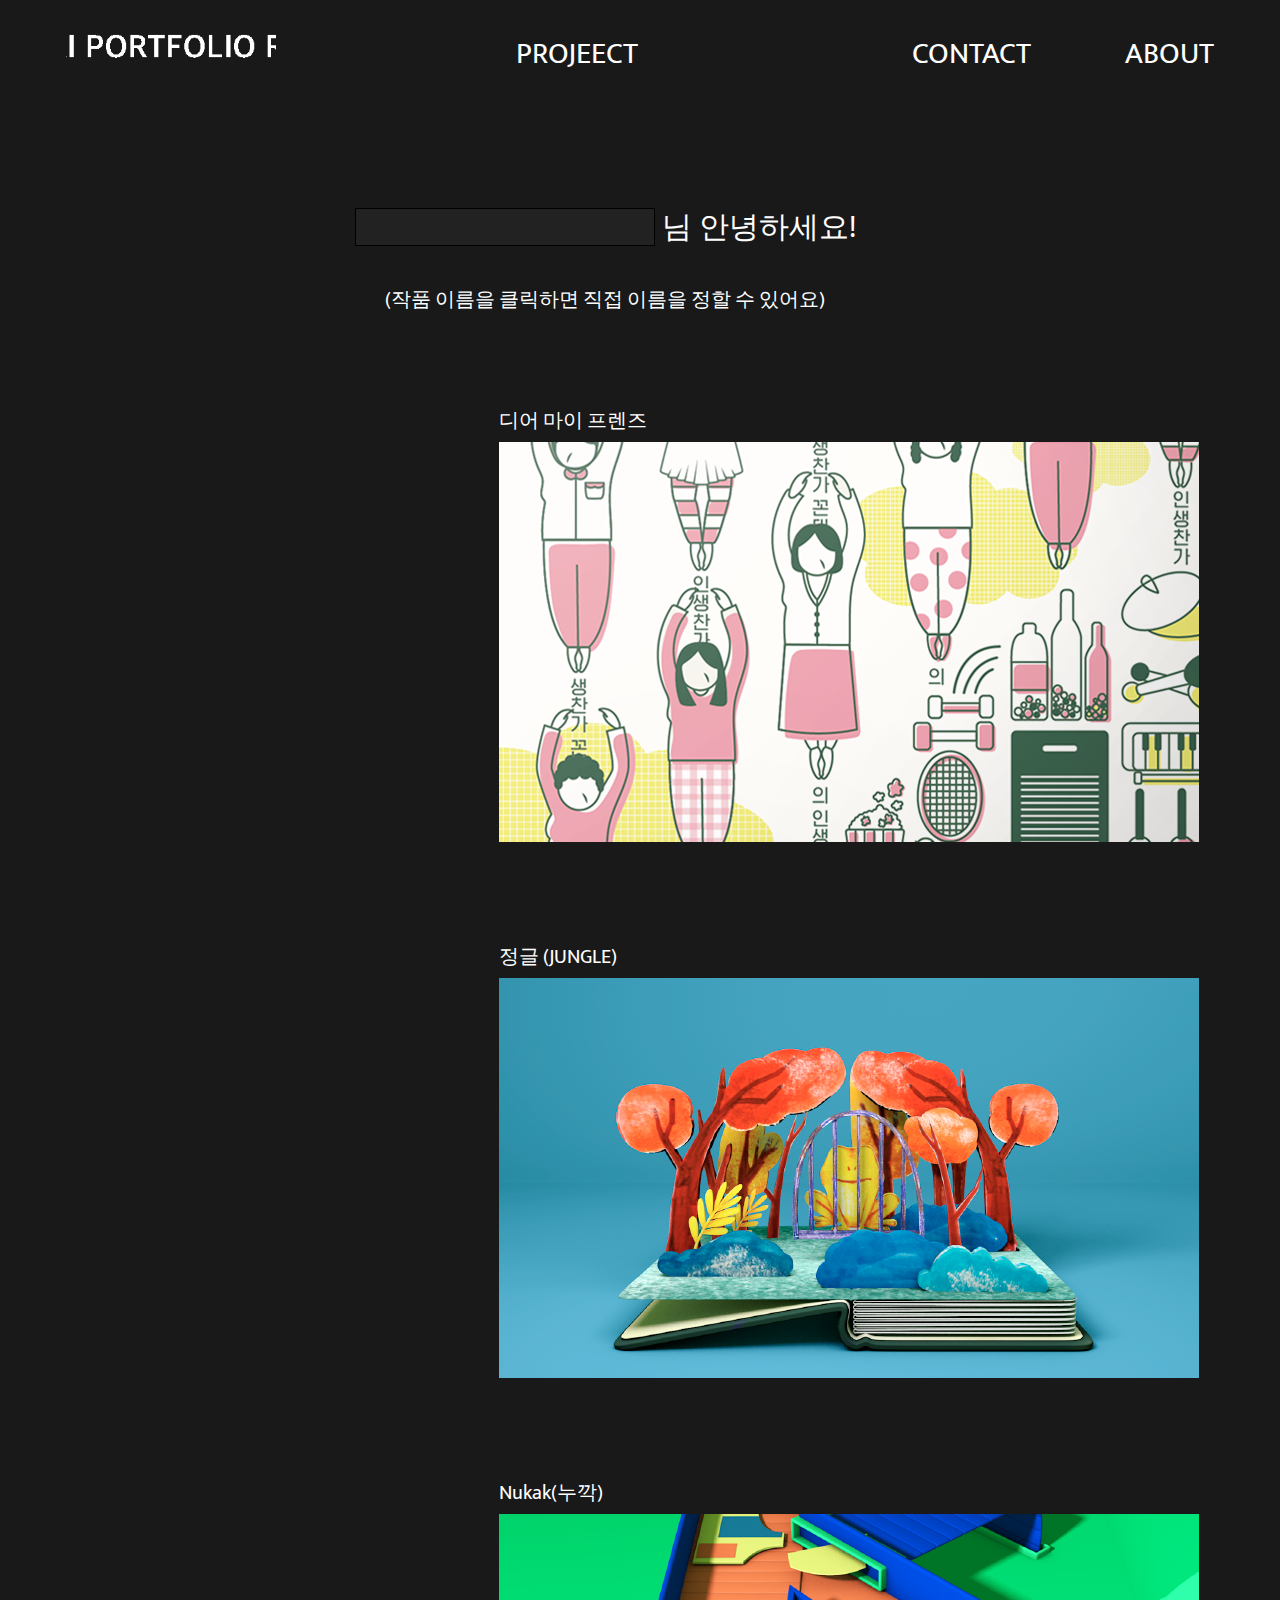
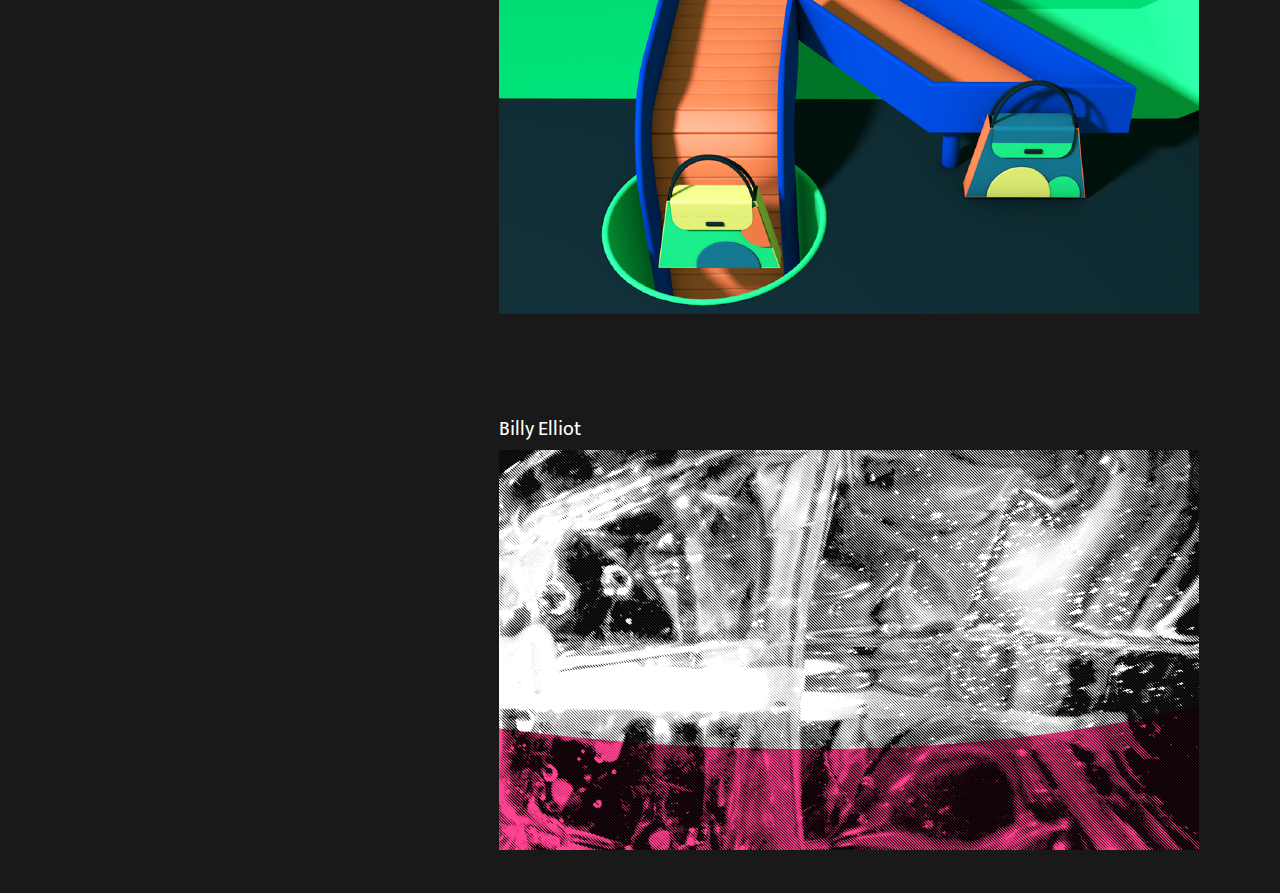
<file: html/index.html>
<!DOCTYPE HTML>
<html>
<head>
  <meta charset="UTF-8">
  <title>리원 포트폴리오</title>

<link rel="stylesheet" type="text/css" href="index.css" />
<script type="text/javascript">

function name(a){
  var name=prompt("작품에 어울리는 이름을 정해주세요.");
  if(a=='first'){
    document.getElementById('first').innerText=name;
  }
  else if(a=='second'){
    document.getElementById('second').innerText=name;
  }
  else if(a='third'){
    document.getElementById('third').innerText=name;
  }
  else if(a='fourth'){
    document.getElementById('fourth').innerText=name;
  }
}
</script>
</head>
<body>
  <header>
    <span>
    <a href="index.html"><img src="logo.gif" width="210" height="70" alt="" class="ststic"></a>
</span>

  <nav>
    <span><a href="page-project.html">PROJEECT</a></span>
    <span></span><span></span>
    <span><a href="page-contact.html">CONTACT</a></span>
    <span><a href="page-about.html">ABOUT</a></span>
  </nav>
</header>
<main>
    <center>
  <form action="">
  <p><input id="username" value="" type="text" value=""> 님 안녕하세요!</p>
  <p class="small">(작품 이름을 클릭하면 직접 이름을 정할 수 있어요)</p>
</form>
<br>
<script type="text/javascript">
  var dom=document.getElementById("username");
  var username=prompt("당신의 이름을 알려주세요.","");
  dom.value=username;
</script><br>

  <table>
    <tr>
      <td>
  <div class="small" onclick="name('first');" id="first">디어 마이 프렌즈</div>
</td>
  </tr>

      <tr>
        <td>
  <a href="./project-list/page-project1.html"><div class="hoverEffect">
      <img src="./img/1.png" alt="Dear My Freinds" class="image">
      <div class="txt"><h3><u>디어 마이 프렌즈</u></h3>
        <p>제작시기: 2018년<br> 2D 포스터 디자인<br><br>jtbc 드라마, ‘디어 마이 프렌즈’ 포스터의<br>
          리디자인이다. ‘꼰대들의 유쾌한 인생 찬가’를<br>작품의 주제 문장으로 설정하여 주인공들의<br>
          밝고 명랑한 분위기를 표현했다.</p>
        </div></a>
      </div>
    </td>
  </tr>

    <tr>
      <td>
  <br><br>
  <div class="small" onclick="name('second');" id="second">정글 (JUNGLE)</a>
  </td>
  </tr>

  <tr>
    <td>
  <div><a href="./project-list/page-project2.html"><div class="hoverEffect">
  <img src="./img/2.png" alt="jungle" class="image">
  <div class="txt">
    <h3><u>정글</u></h3>
        <p>제작시기: 2018년<br>
        3D 입체 애니메이션 (C4D)<br><br>
        ‘정글 속 개구리가 안식처에서 새로운 <br>
        세상을 찾아 나간다’라는 동화 이야기를 <br>
        입체적인 3d 디자인을 활용하여 표현했다</p></div>
      </div></a>
    </div>
</td>
</tr>

<tr>
  <td>
  <br><br>
  <div class="small" onclick="name('third');" id='third'>Nukak(누깍)</a></div>
</td>
</tr>

<tr>
  <td>
  <div><a href="./project-list/page-project3.html"><div class="hoverEffect">
  <img src="./img/3.png" alt="jungle" class="image">
  <div class="txt"><h3><u>누깍</u></h3>
    <p>제작시기: 2018년<br>
    3D 입체 애니메이션 (C4D)<br><br>
    업사이클링 브랜드 ‘Nukkak (누깍)’의 <br>
    브랜드 이미지에 맞도록 제품을 생산하는 <br>
    과정을 단순하게 압축하여 표현했다.</p></div>
</div></a></div>
</td>
</tr>

<tr>
  <td>
<br><br>
<div class="small" id="name('fourth');" id='fourth'>Billy Elliot</a></div>
</td>
</tr>
<tr>
  <td>
<div><a href="./project-list/page-project4.html"><div class="hoverEffect">
<img src="./img/4.png" alt="Billy" class="image">
<div class="txt"><h3><u>Billy Elliot</u></h3>
  <p>제작시기: 2018년<br>
    2D 포스터 디자인<br><br>
영화 ‘빌리 엘리어트’의 포스터 리디자인이다. <br>분무기라는 오브젝트를 이용하여 자유롭고 <br>창조적인 주인공의
모습을 표현하고자 했다. <br>배경의 문장들을 통해 위기를 극복해 나가는 <br>주인공의 태도를 엿볼 수 있다. </p></div>
</div></a></div>
</td>
</tr>
</table>
</center>
</main>

</body>
</html>
</file>
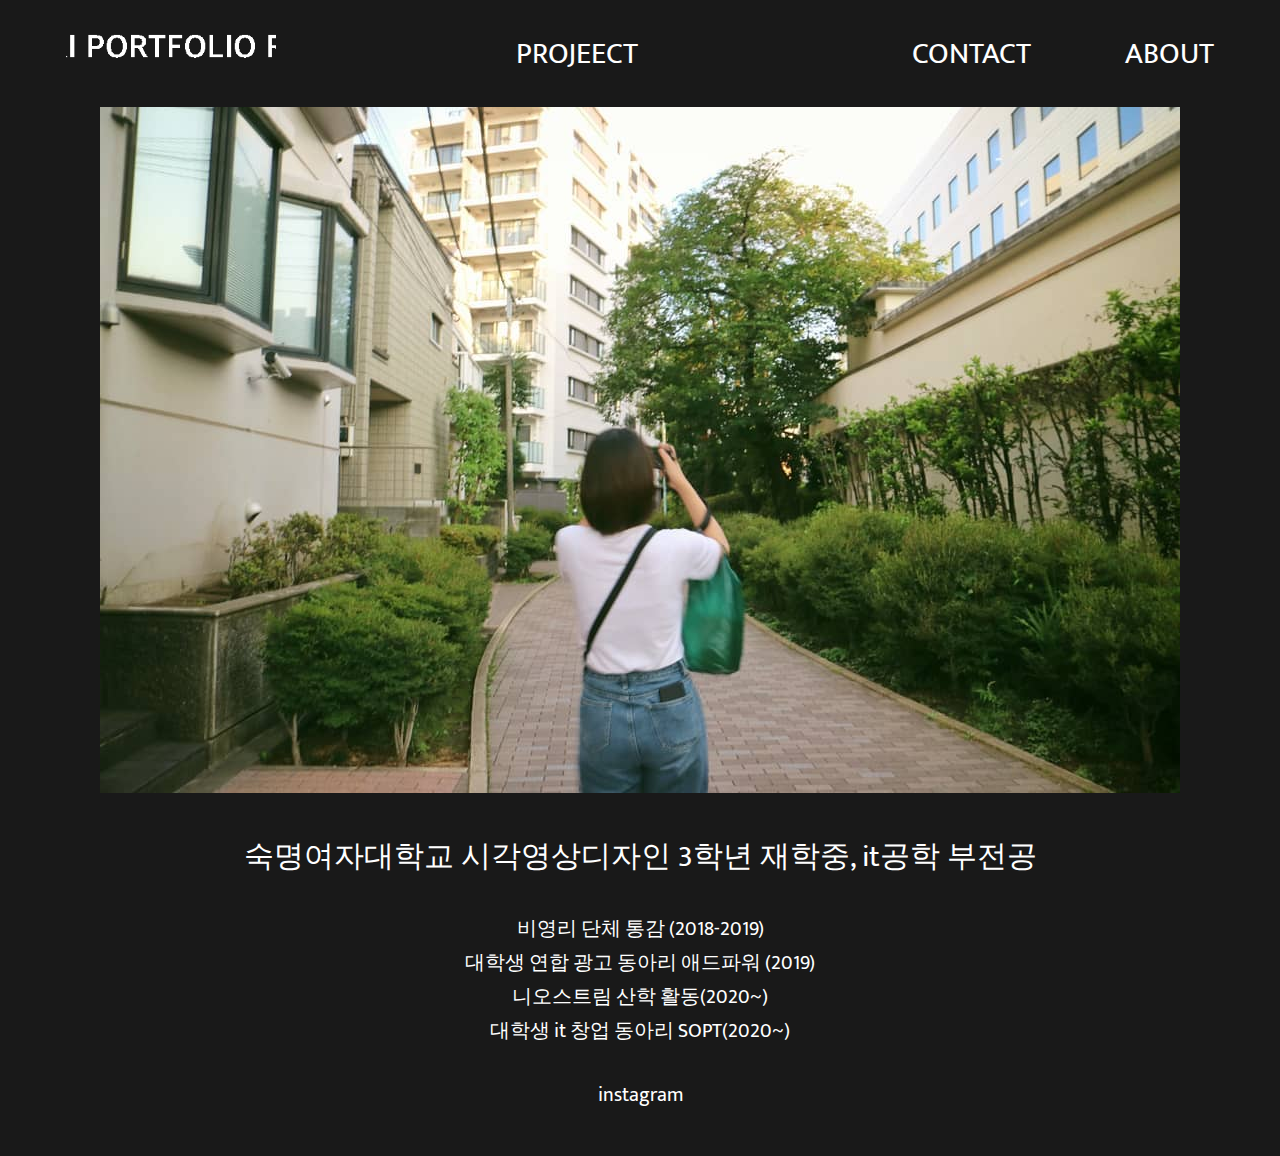
<file: html/page-about.html>
<!DOCTYPE HTML>
<html>
<head>
  <meta charset="UTF-8">
  <title>about</title>
<link rel="stylesheet" type="text/css" href="index.css" />
</head>
<body>
  <header>
    <span>
    <a href="index.html"><img src="logo.gif" width="210" height="70" alt="" class="ststic"></a>
</span>

  <nav>
    <span><a href="page-project.html">PROJEECT</a></span>
    <span></span><span></span>
    <span><a href="page-contact.html">CONTACT</a></span>
    <span><a href="page-about.html">ABOUT</a></span>
  </nav>
</header>

  <center>
<img src= "img/profile.jpeg" alt="" class="image">
<p>숙명여자대학교 시각영상디자인 3학년 재학중, it공학 부전공</p>

<p class="small">비영리 단체 통감 (2018-2019)<br>
         대학생 연합 광고 동아리 애드파워 (2019)<br>
         니오스트림 산학 활동(2020~)<br>
         대학생 it 창업 동아리 SOPT(2020~)</p>
<div class="footer">
      <adress>
      <a href="https://www.instagram.com/0nriw/">instagram</a>
      </adress>
      </div>
    </center>

</body>
</html>
</file>
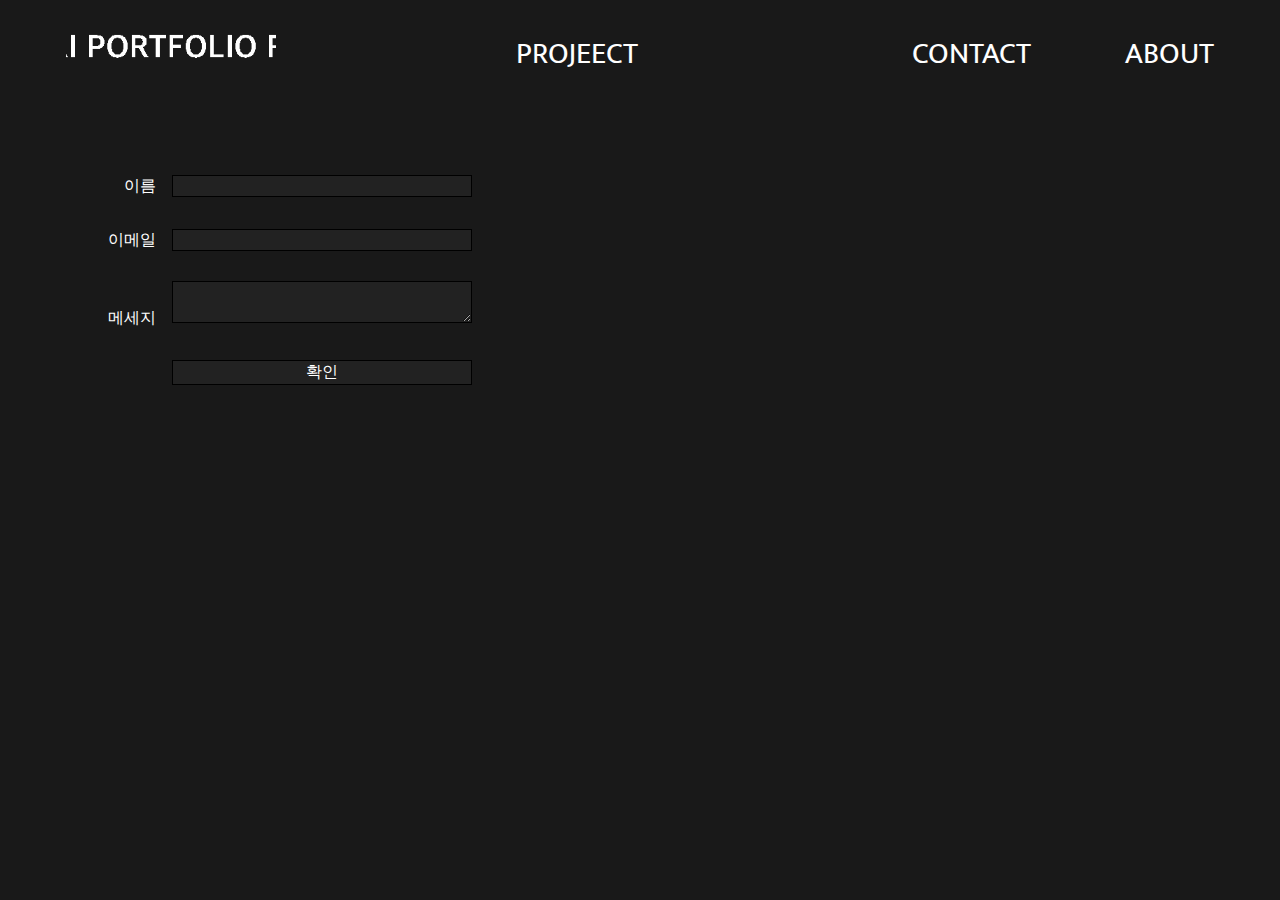
<file: html/page-contact.html>
<!DOCTYPE HTML>
<html>
<head>
  <meta charset="UTF-8">
  <title>contact</title>
  <link rel="stylesheet" type="text/css" href="index.css" />

  <script type="text/javascript">
  function contact(){
      var loginForm  = document.loginForm ;
      var userId = loginForm .userId.value;
      var mail = loginForm .mail.value;

      if(!userId || !mail){
          alert("정보를 모두 입력해주세요.")
      }
      else{
          contactForm.submit();
      }
  }
  </script>

</head>
<body>

  <header>
    <span>
    <a href="index.html"><img src="logo.gif" width="210" height="70" alt="" class="ststic"></a>
</span>

  <nav>
    <span><a href="page-project.html">PROJEECT</a></span>
    <span></span><span></span>
    <span><a href="page-contact.html">CONTACT</a></span>
    <span><a href="page-about.html">ABOUT</a></span>
  </nav>
</header>

<main id="left">
  <form name="loginForm" action=" "  method="post">

          이름 &nbsp;&nbsp;
          <input type="text" name="userId"><br><br>

          이메일 &nbsp;&nbsp;
          <input type="email" name="mail"><br><br>

          메세지 &nbsp;&nbsp;
          <textarea id="msg"></textarea><br><br>

          <input type="button" onclick="contact()" value="확인">
  </form>
</main>

<footer></footer>
</body>
</html>
</file>
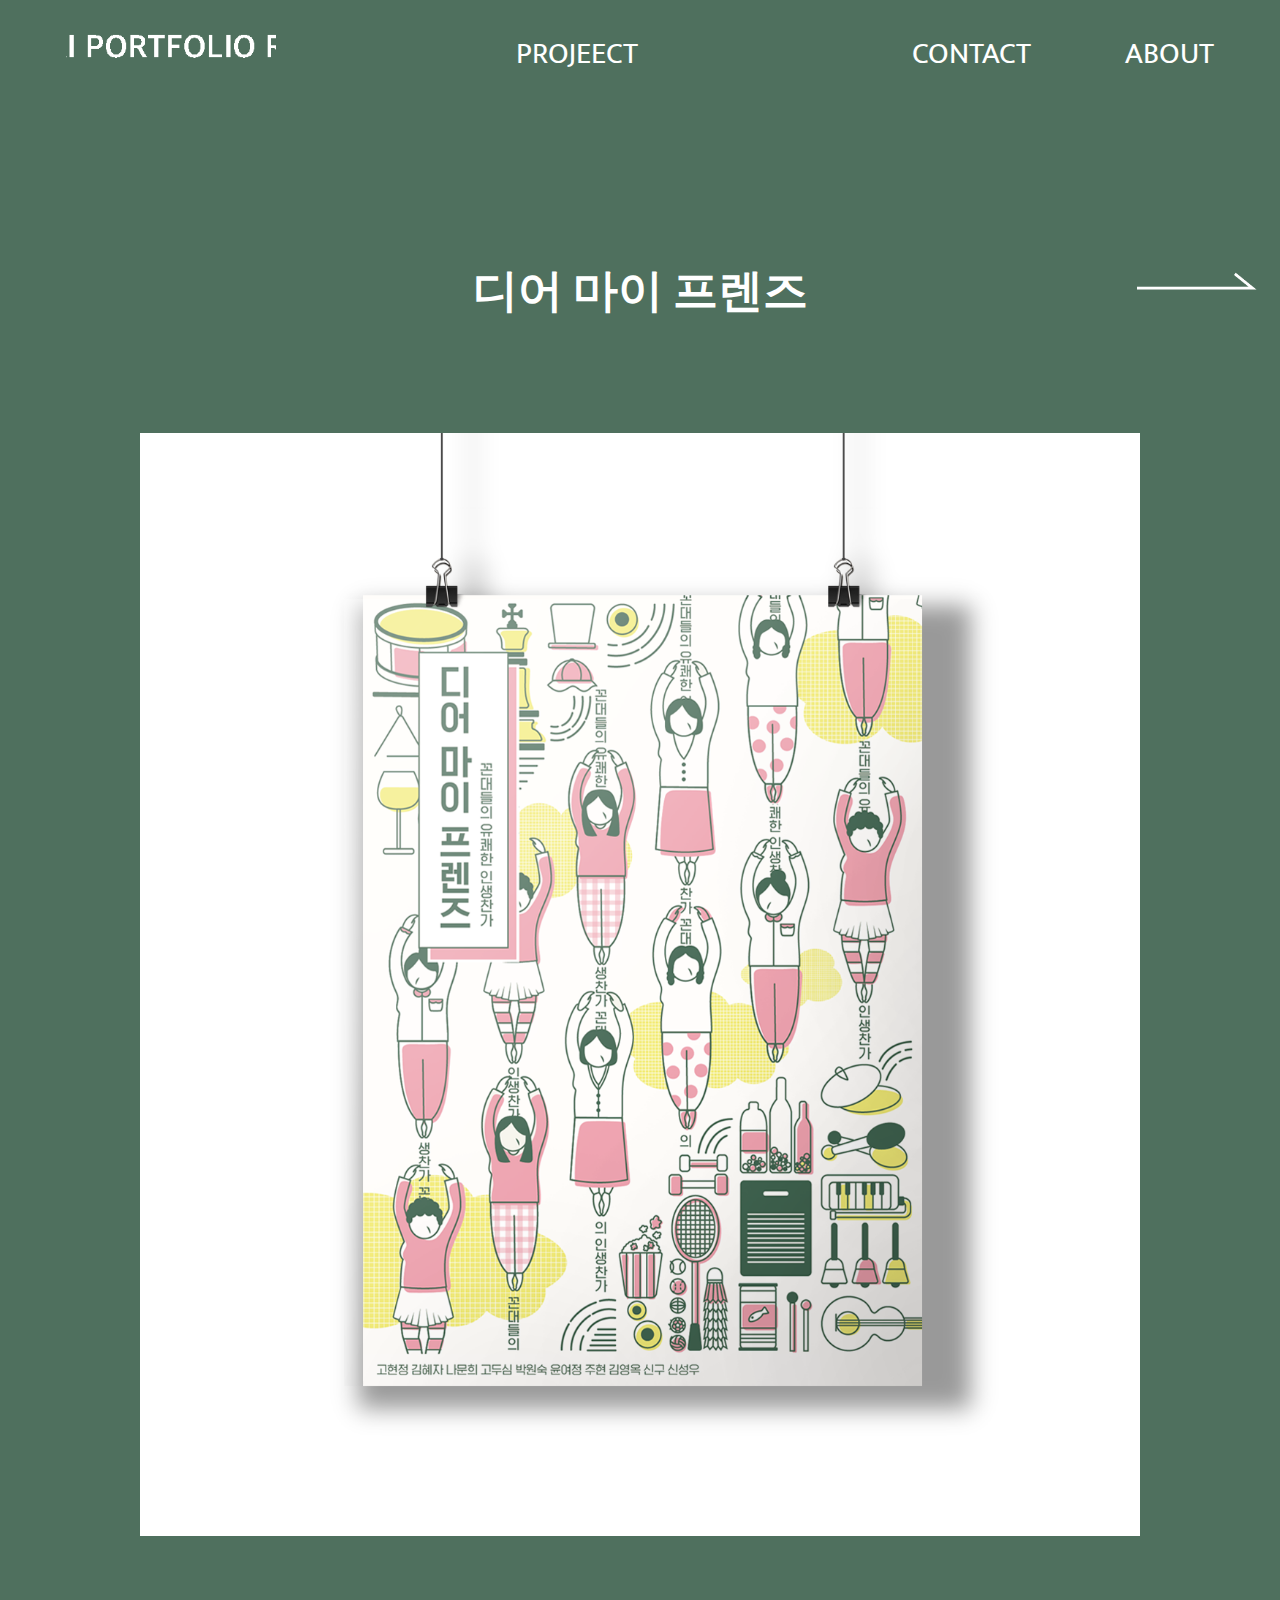
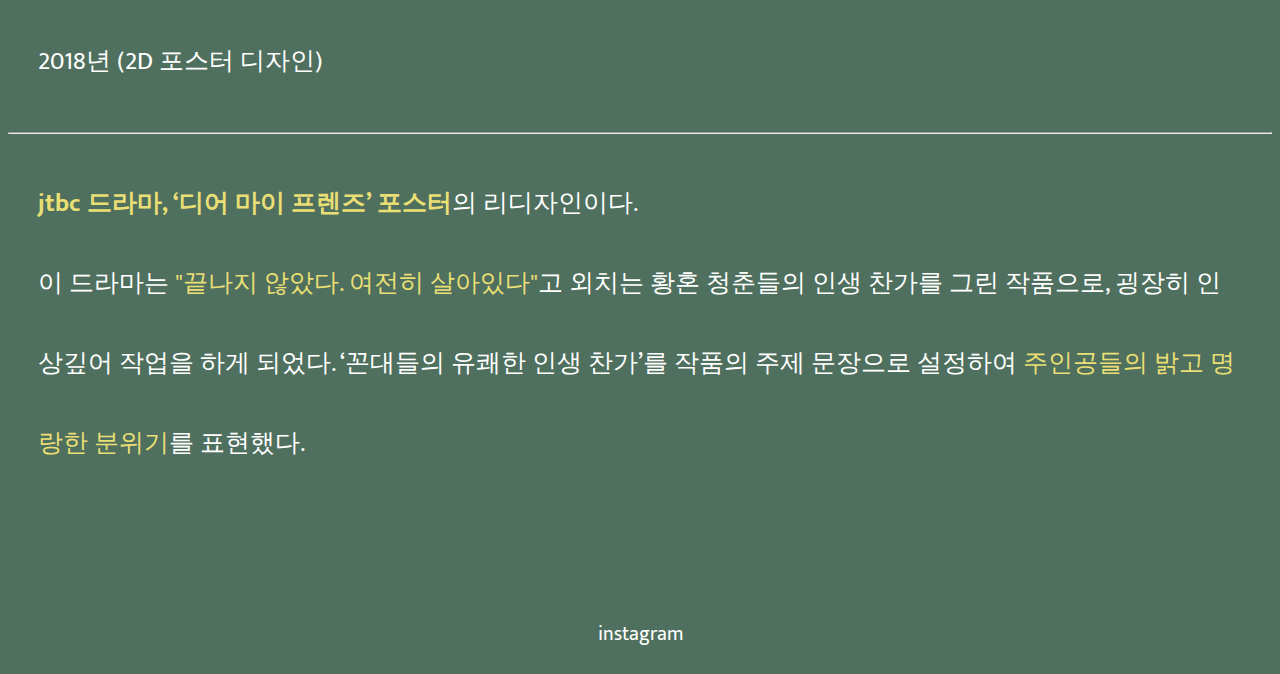
<file: html/project-list/page-project1.html>
<!DOCTYPE HTML>
<html>
<head>
  <meta charset="UTF-8">
  <title>리원 포트폴리오</title>
    <link rel="stylesheet" type="text/css" href="project.css" />
    <style type="text/css">
header {
  background: #4F705E;
}
h3{
  color:white;
}
hr {
  background: #ccc;
}
#highlight{
  color:#EADF75;
  background-color:#4F705E;
}

body {
  padding-top: 200px;
  background: #4F705E;
  color: white;
}

/*하이퍼링크 색상*/
  a:link {text-decoration:none; color:white;}
  a:visited {text-decoration: none; color: white;}
  a:hover{text-decoration:none; color: #EADF75;}
/*드래그시 색상*/
  ::selection{
    color: #EADF75;
   }
/*mark*/
mark{
  color: #EADF75;
  background-color: #4F705E;
}
  </style>
</head>
<body>

  <header>
    <span>
    <a href="../index.html"><img src="../logo.gif" width="210" height="70" alt="" class="ststic"></a>
</span>

  <nav>
    <span><a href="../page-project.html">PROJEECT</a></span>
    <span></span><span></span>
    <span><a href="../page-contact.html">CONTACT</a></span>
    <span><a href="../page-about.html">ABOUT</a></span>
  </nav>
</header>

<main>
      <a href="page-project1.html"><img class="opacity" id="left" src="../back.png"></a>
      <a href="page-project2.html"><img id="right" src="../next.png"></a>
  <center><h3>디어 마이 프렌즈</h3><br>
    <img class="size" src="../img/1-1.png" alt="Dear My Freinds-1" class="image">
</center><p>2018년 (2D 포스터 디자인)</p>
<hr>
<p><b id="highlight">jtbc 드라마,  ‘디어 마이 프렌즈’ 포스터</b>의 리디자인이다.<br>
이 드라마는 <mark>"끝나지 않았다. 여전히 살아있다"</mark>고 외치는 황혼 청춘들의 인생 찬가를 그린 작품으로, 굉장히 인상깊어 작업을 하게 되었다.
‘꼰대들의 유쾌한 인생 찬가’를 작품의 주제 문장으로 설정하여 <mark>주인공들의 밝고 명랑한 분위기</mark>를 표현했다.</p><br>

<div class="footer">
  <adress>
  <a href="https://www.instagram.com/0nriw/">instagram</a>
</adress>
</div>
</main>


</body>

</html>
</file>
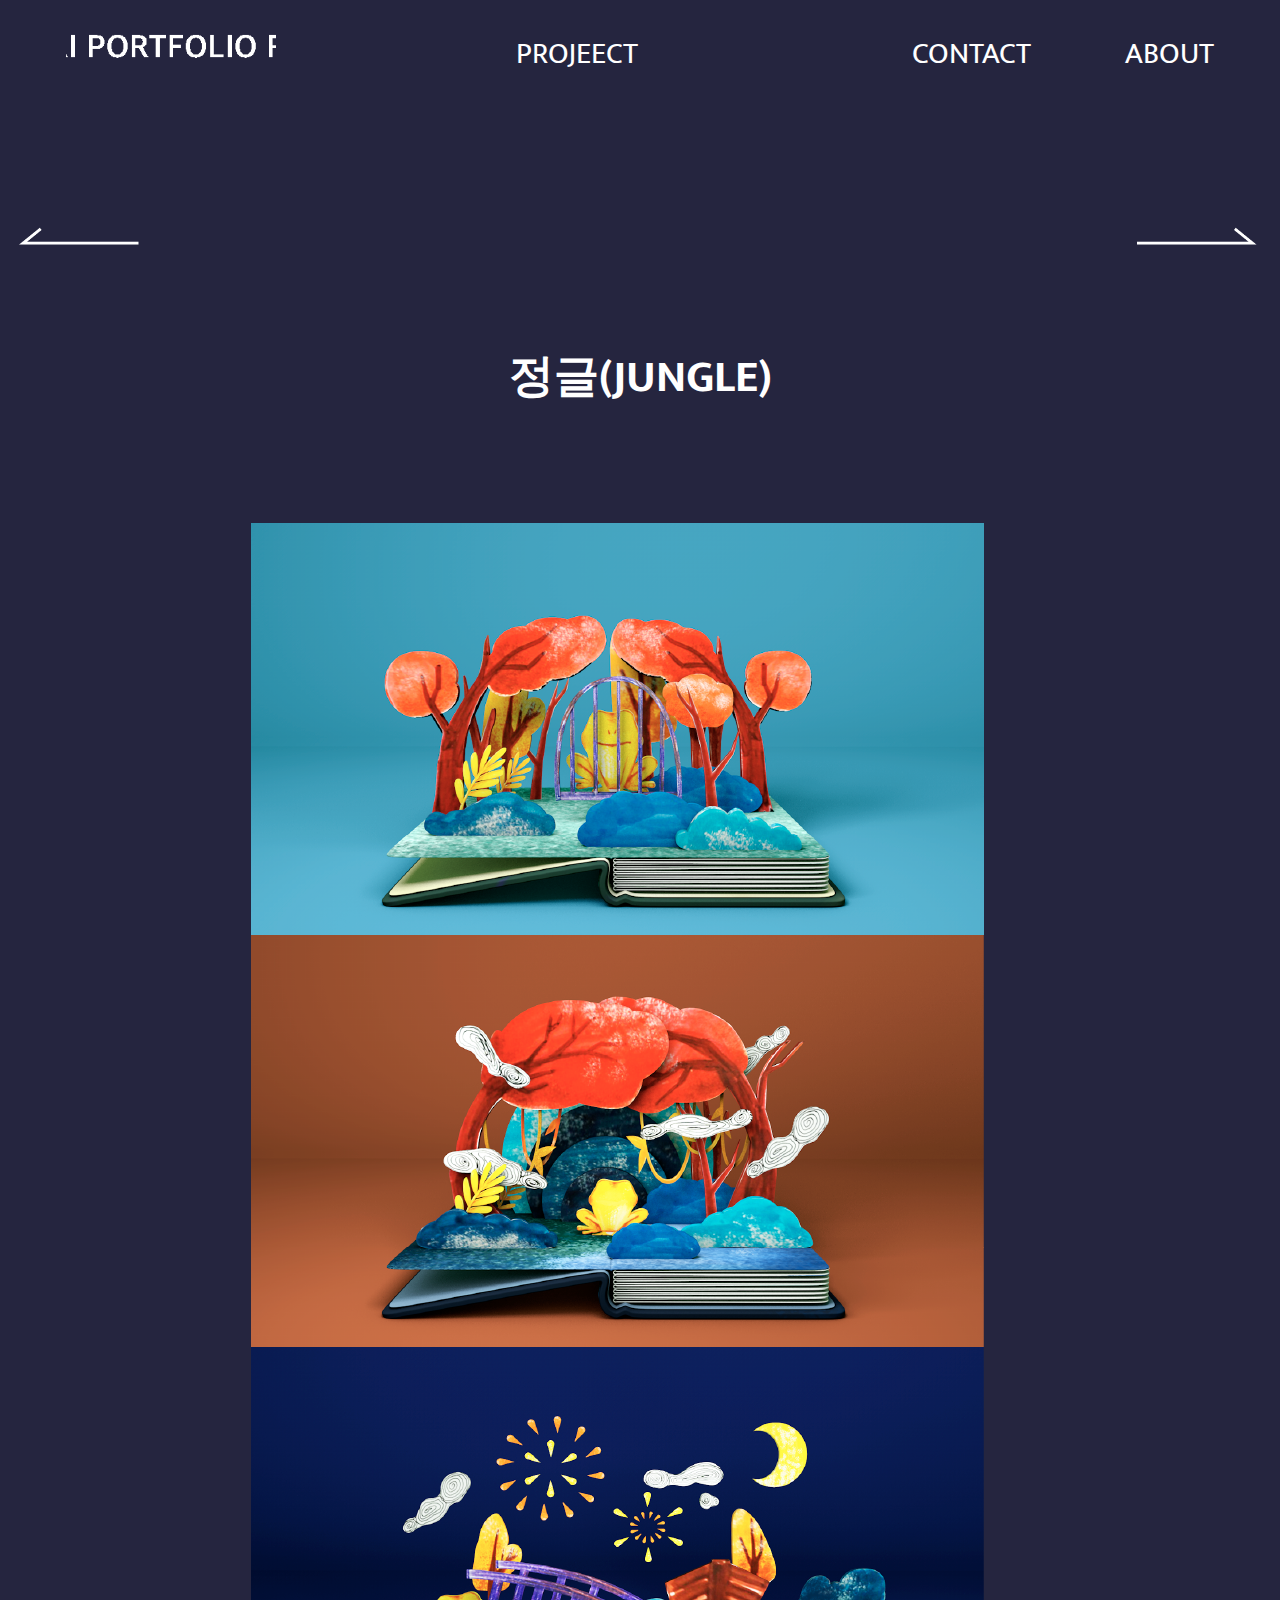
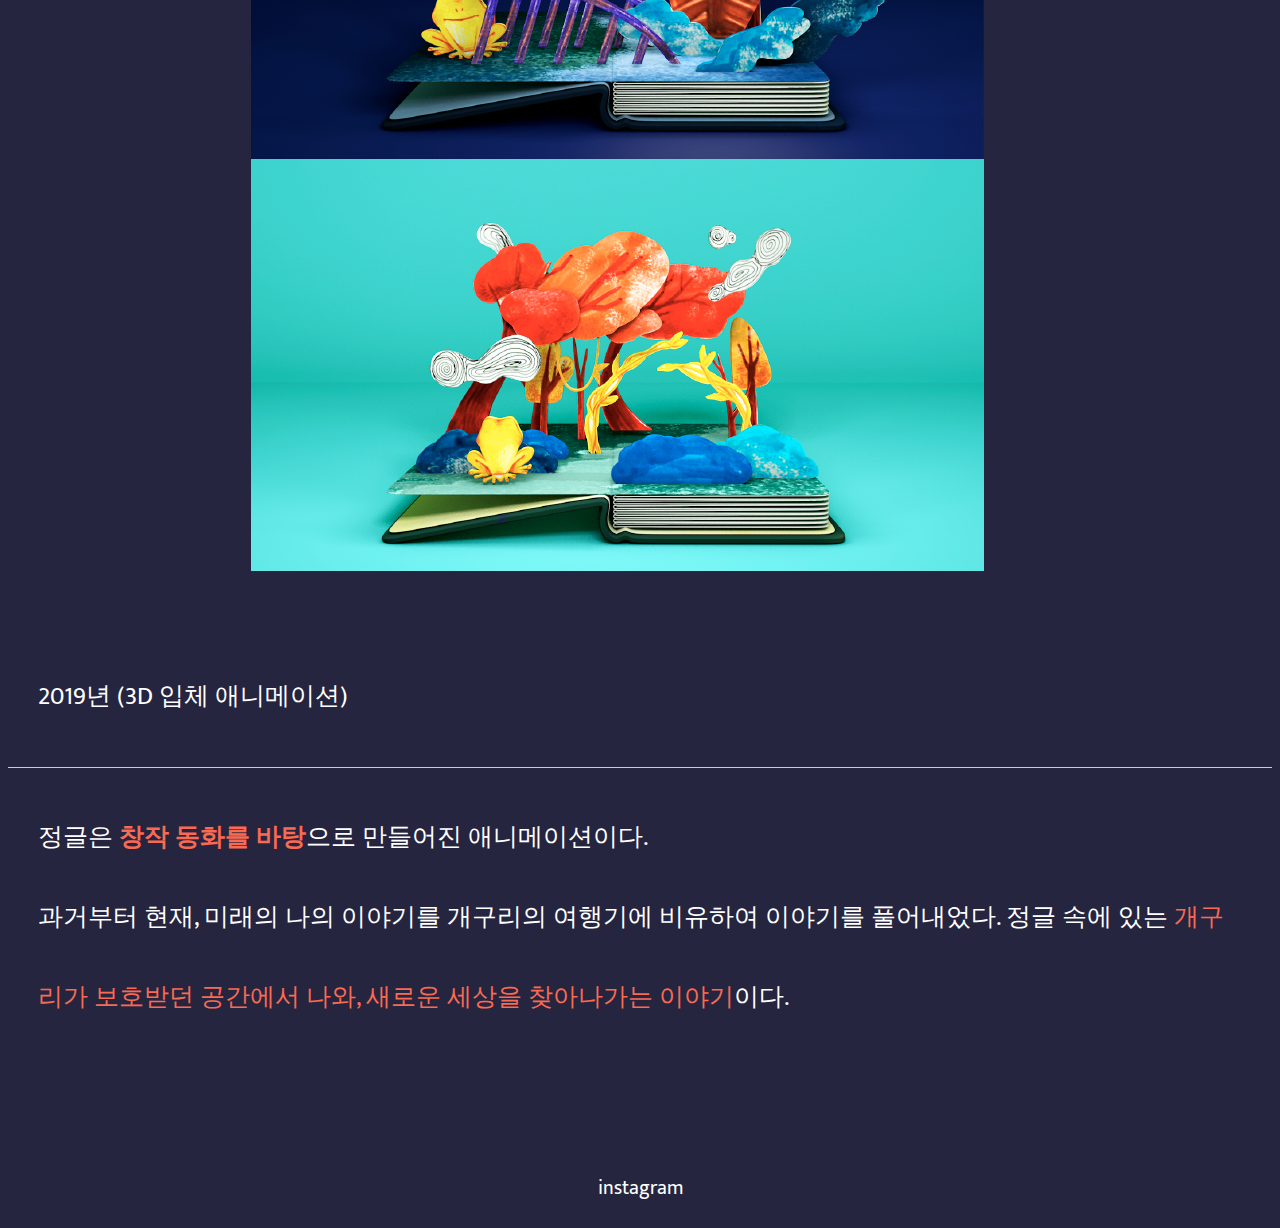
<file: html/project-list/page-project2.html>
<!DOCTYPE HTML>
<html>
<head>
  <meta charset="UTF-8">
  <title>리원 포트폴리오</title>
    <link rel="stylesheet" type="text/css" href="project.css" />
    <style type="text/css">
header {
  background: #25253F;
}
h3{
  color:white;
}
hr {
  border: 0;
  height: 1px;
  background: #ccc;
}
#highlight{
  color:#F96A53;
  background-color:#25253F;
}

body {
  padding-top: 200px;
  background: #25253F;
  color: white;
}

/*하이퍼링크 색상*/
  a:link {text-decoration:none; color:white;}
  a:visited {text-decoration: none; color: white;}
  a:hover{text-decoration:none; color: #F96A53;}
/*드래그시 색상*/
  ::selection{
    color: #F96A53;
   }
/*mark*/
mark{
  color: #F96A53;
  background-color: #25253F;
}
  </style>
</head>
<body>

  <header>
    <span>
    <a href="../index.html"><img src="../logo.gif" width="210" height="70" alt="" class="ststic"></a>
</span>

  <nav>
    <span><a href="../page-project.html">PROJEECT</a></span>
    <span></span><span></span>
    <span><a href="../page-contact.html">CONTACT</a></span>
    <span><a href="../page-about.html">ABOUT</a></span>
  </nav>
</header>

<main>
    <a href="page-project1.html"><img id="left" src="../back.png"></a>
      <a href="page-project3.html"><img id="right" src="../next.png"></a>
  <center><span><h3>정글(JUNGLE)</h3><br>
<img class="size" src="../img/jungle.png" alt="jungle" class="image"></span>
</center>
<p>2019년 (3D 입체 애니메이션)</p>
<hr>
<p>정글은 <b id="highlight">창작 동화를 바탕</b>으로 만들어진 애니메이션이다.
<br>과거부터 현재, 미래의 나의 이야기를 개구리의 여행기에 비유하여
이야기를 풀어내었다. 정글 속에 있는 <mark>개구리가 보호받던 공간에서
나와, 새로운 세상을 찾아나가는 이야기</mark>이다.
</p><br>


<div class="footer">

  <adress>
  <a href="https://www.instagram.com/0nriw/">instagram</a>
</adress>
</div>
</main>


</body>

</html>
</file>
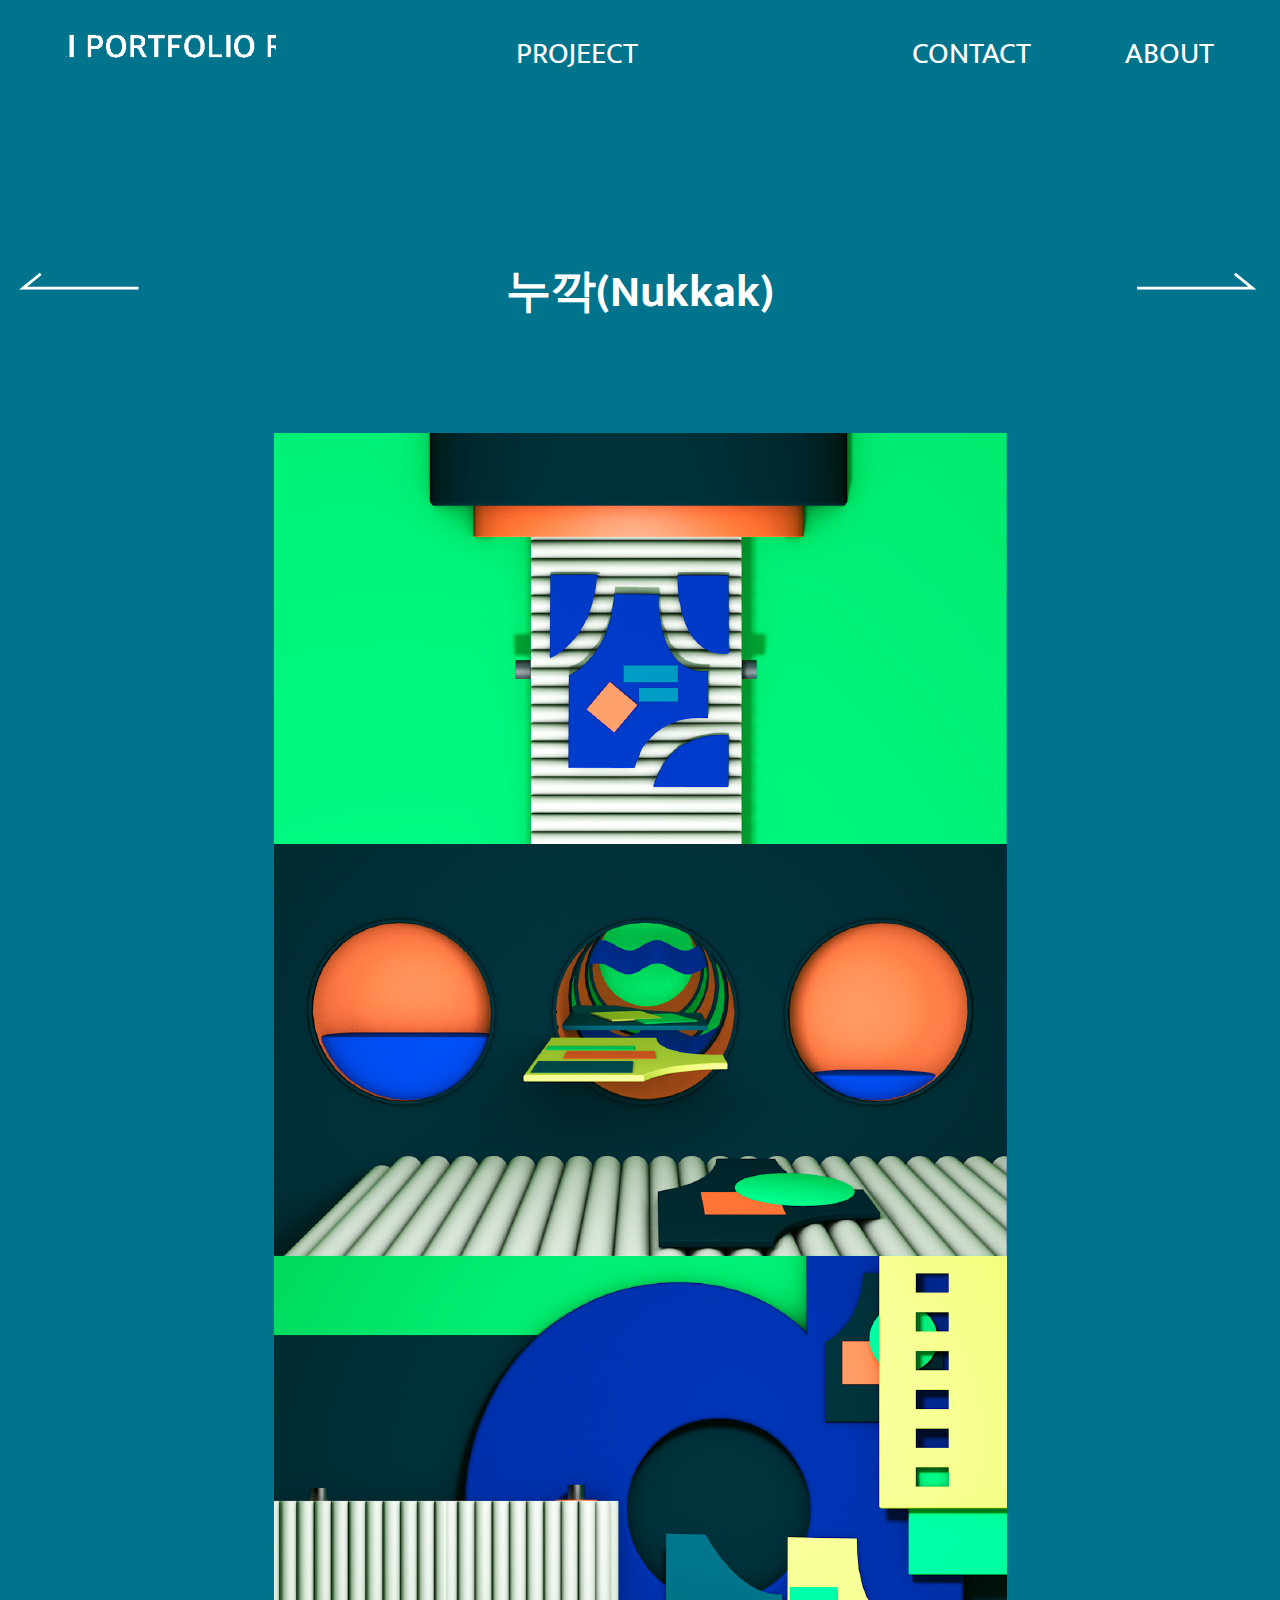
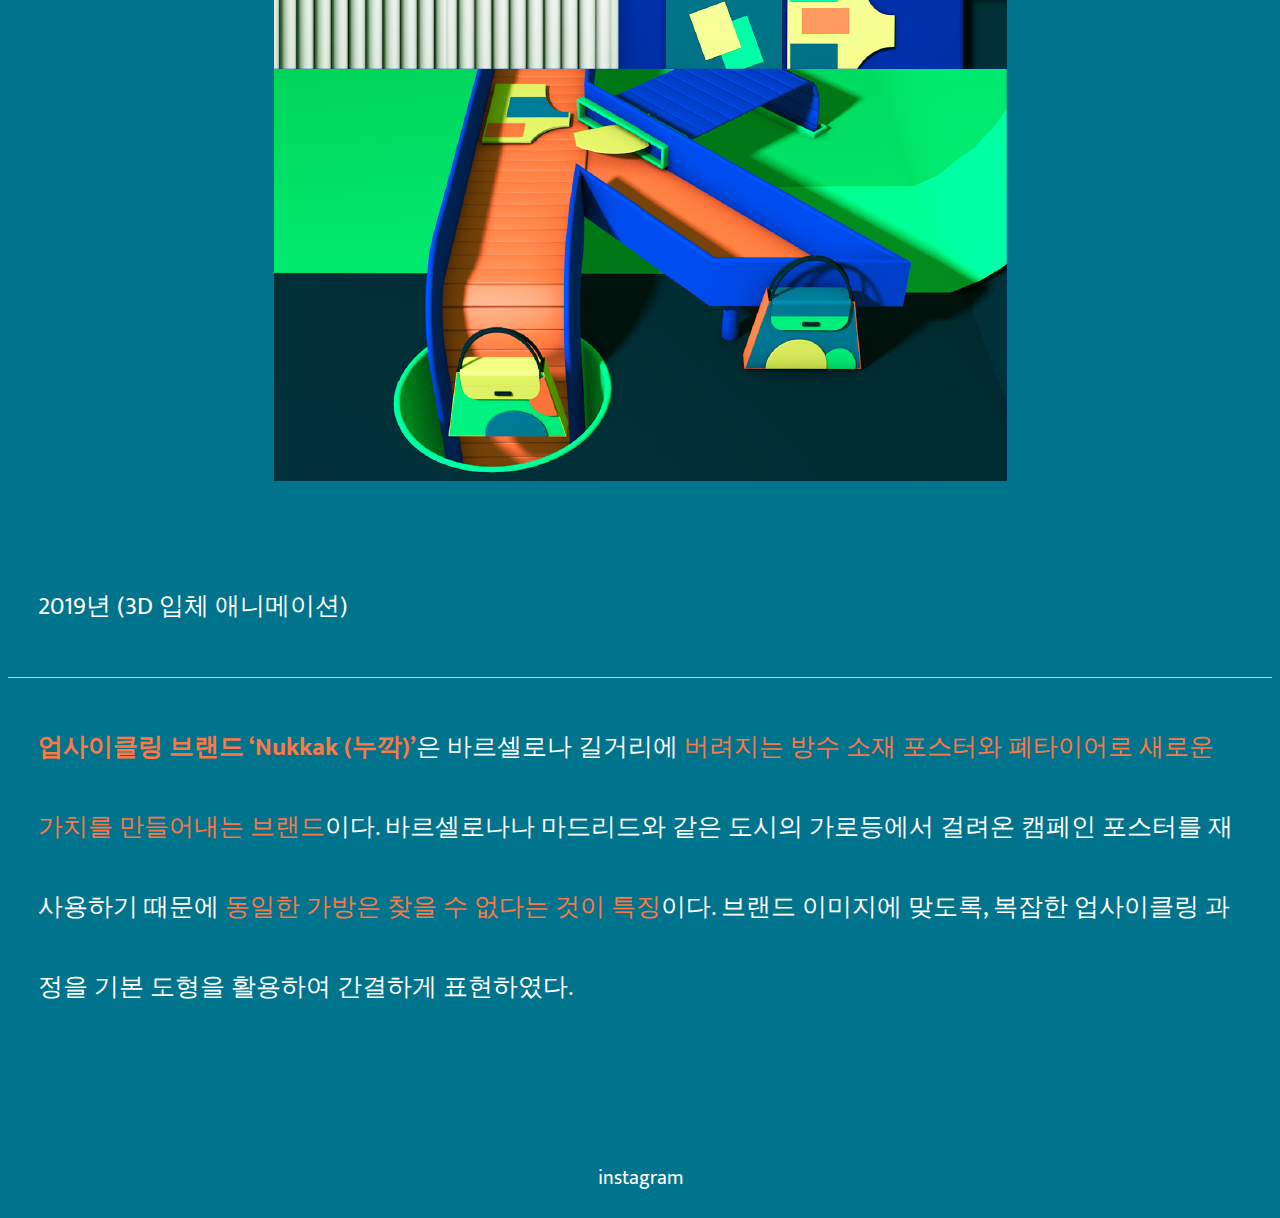
<file: html/project-list/page-project3.html>
<!DOCTYPE HTML>
<html>
<head>
  <meta charset="UTF-8">
  <title>리원 포트폴리오</title>
  <link rel="stylesheet" type="text/css" href="project.css" />
    <style type="text/css">
header {
  background: #00738D;
}
h3{
  color:white;
}
hr {
  border: 0;
  height: 1px;
  background: #ccc;
}
#highlight{
  color:#FC7945;
  background-color:#00738D;
}


body {
  padding-top: 200px;
  background: #00738D;
  color: white;
}

/*하이퍼링크 색상*/
  a:link {text-decoration:none; color:white;}
  a:visited {text-decoration: none; color: white;}
  a:hover{text-decoration:none; color: #FC7945;}
/*드래그시 색상*/
  ::selection{
    color: #FC7945;
   }
/*mark*/
mark{
  color: #FC7945;
  background-color: #00738D;
}
  </style>
</head>
<body>

  <header>
    <span>
    <a href="../index.html"><img src="../logo.gif" width="210" height="70" alt="" class="ststic"></a>
</span>

  <nav>
    <span><a href="../page-project.html">PROJEECT</a></span>
    <span></span><span></span>
    <span><a href="../page-contact.html">CONTACT</a></span>
    <span><a href="../page-about.html">ABOUT</a></span>
  </nav>
</header>

<main>
    <a href="page-project2.html"><img id="left" src="../back.png"></a>
      <a href="page-project4.html"><img id="right" src="../next.png"></a>
  <center><h3>누깍(Nukkak)</h3><br>
<img class="size" src="../img/3-1.png" alt="Nukkak" class="image">
</center><p>2019년 (3D 입체 애니메이션)</p>
<hr>
<p><b id="highlight">업사이클링 브랜드 ‘Nukkak (누깍)’</b>은 바르셀로나 길거리에 <mark>버려지는 방수 소재 포스터와 폐타이어로 새로운 가치를 만들어내는 브랜드</mark>이다. 바르셀로나나 마드리드와
같은 도시의 가로등에서 걸려온 캠페인 포스터를 재사용하기 때문에 <mark>동일한 가방은 찾을 수 없다는 것이 특징</mark>이다. 브랜드 이미지에 맞도록, 복잡한 업사이클링 과정을 기본 도형을 활용하여 간결하게 표현하였다.
</p><br>

<div class="footer">

  <adress>
  <a href="https://www.instagram.com/0nriw/">instagram</a>
</adress>
</div>
</main>


</body>

</html>
</file>
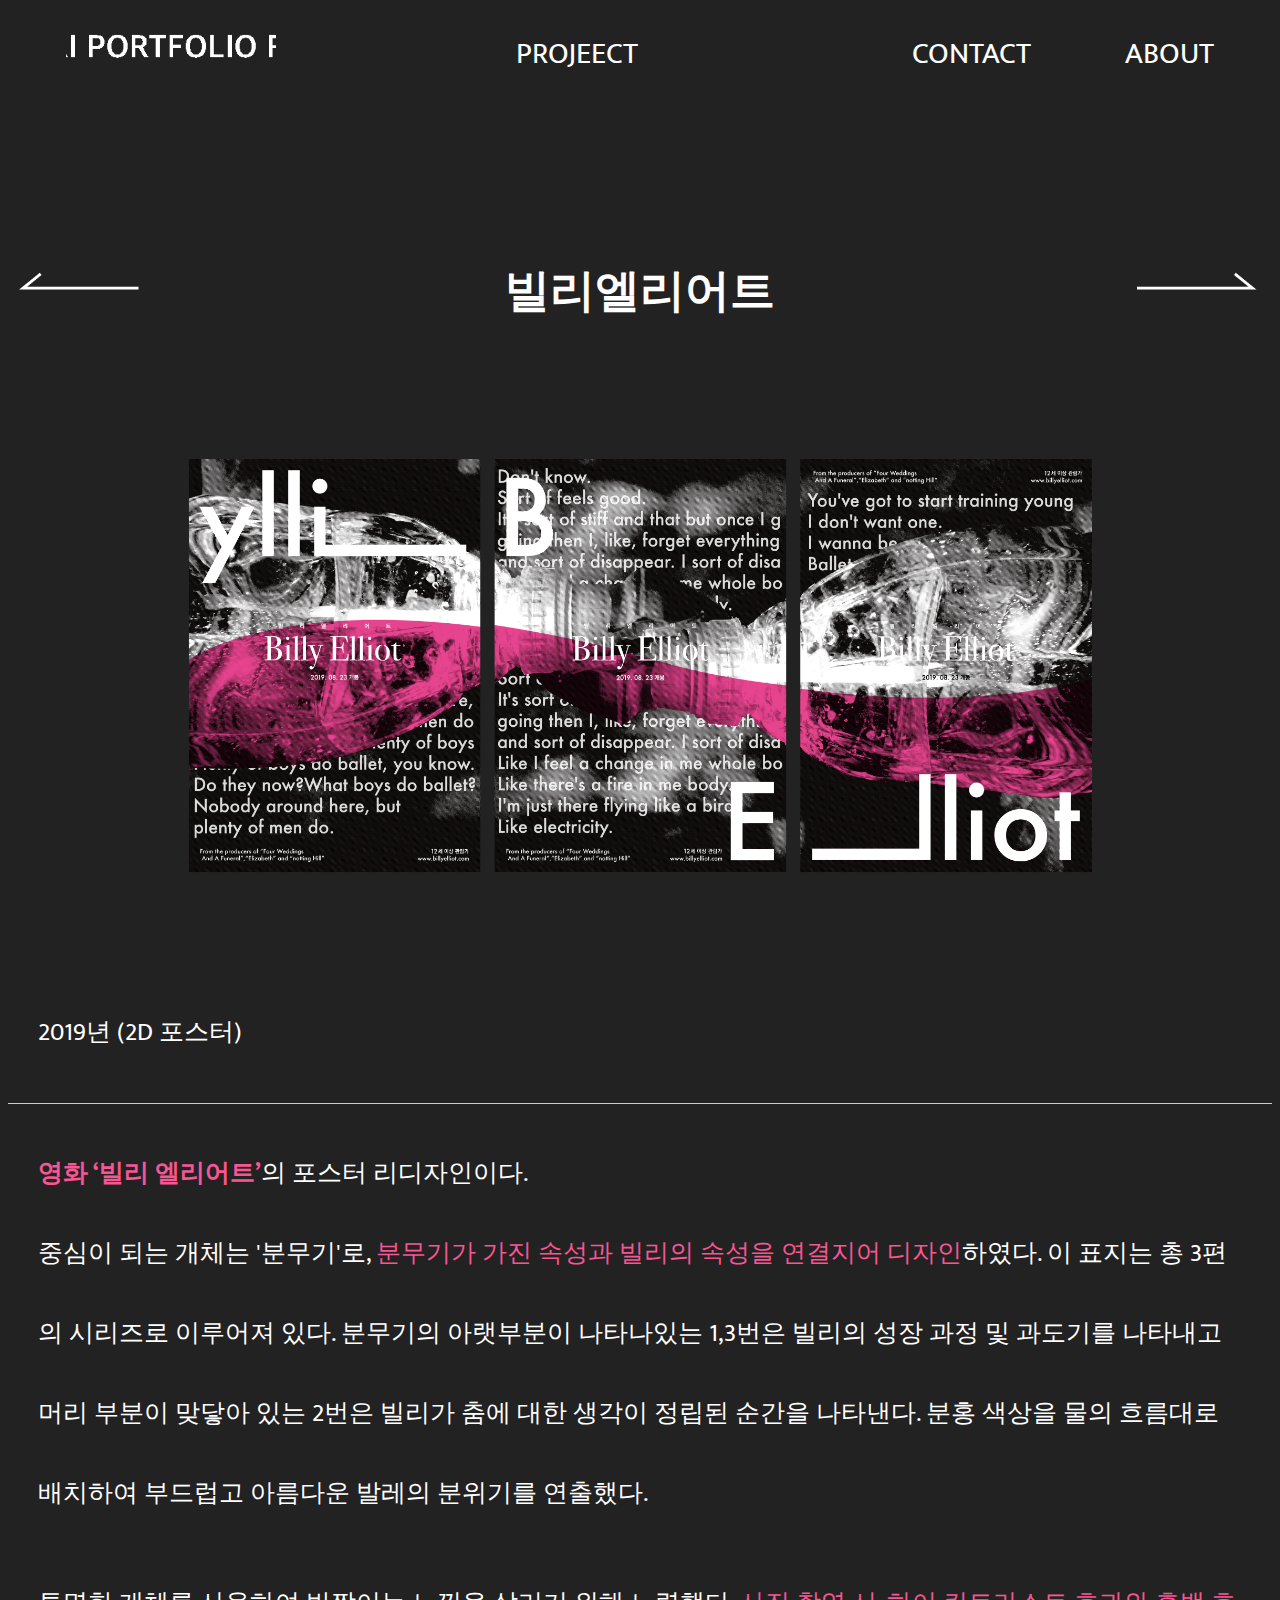
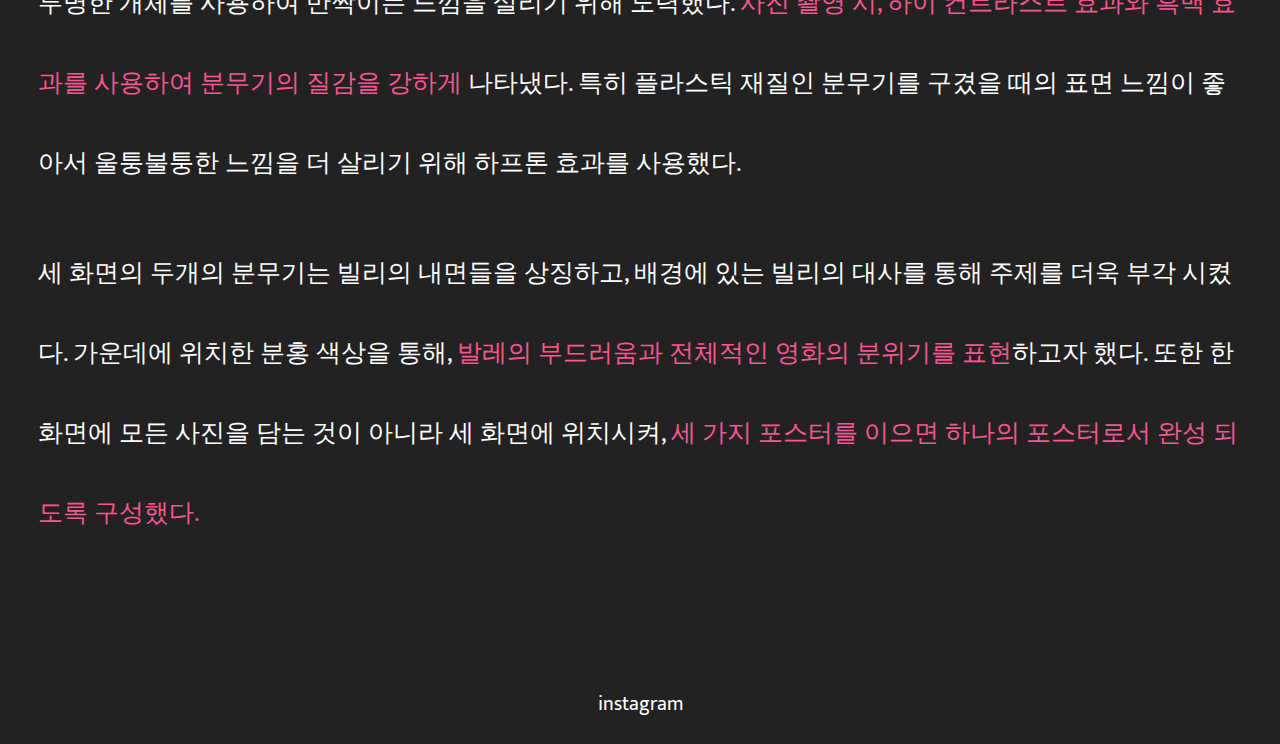
<file: html/project-list/page-project4.html>
<!DOCTYPE HTML>
<html>
<head>
  <meta charset="UTF-8">
  <title>리원 포트폴리오</title>
  <link rel="stylesheet" type="text/css" href="project.css" />
    <style type="text/css">
header {
  background: #222222;
}
h3{
  color:white;
}
hr {
  border: 0;
  height: 1px;
  background: #ccc;
}
#highlight{
  color:#F75692;
  background-color:#222222;
}


body {
  padding-top: 200px;
  background: #222222;
  color: white;

}
/*하이퍼링크 색상*/
  a:link {text-decoration:none; color:white;}
  a:visited {text-decoration: none; color: white;}
  a:hover{text-decoration:none; color: #F75692;}
/*드래그시 색상*/
  ::selection{
    color: #F75692;
   }
/*mark*/
mark{
  color: #F75692;
  background-color: #222222;
}

  </style>
</head>
<body>

  <header>
    <span>
    <a href="../index.html"><img src="../logo.gif" width="210" height="70" alt="" class="ststic"></a>
</span>

  <nav>
    <span><a href="../page-project.html">PROJEECT</a></span>
    <span></span><span></span>
    <span><a href="../page-contact.html">CONTACT</a></span>
    <span><a href="../page-about.html">ABOUT</a></span>
  </nav>
</header>

<main>

    <a href="page-project3.html"><img id="left" src="../back.png"></a>
    <a href="page-project5.html"><img id="right" src="../next.png"></a>
    <center><h3>빌리엘리어트</h3><br>
  <img class="size" src="../img/4-1.png" alt="Billy" class="image">
</center><p>2019년 (2D 포스터)</p>
  <hr>

<p><b id="highlight">영화 ‘빌리 엘리어트’</b>의 포스터 리디자인이다.<br>중심이 되는 개체는 '분무기'로, <mark>분무기가 가진 속성과 빌리의 속성을 연결지어 디자인</mark>하였다. 이 표지는 총 3편의 시리즈로 이루어져 있다. 분무기의 아랫부분이 나타나있는 1,3번은 빌리의 성장 과정 및 과도기를 나타내고 머리 부분이 맞닿아 있는 2번은 빌리가 춤에 대한 생각이 정립된 순간을 나타낸다. 분홍 색상을 물의 흐름대로 배치하여 부드럽고 아름다운 발레의 분위기를 연출했다.<p>
<p>투명한 개체를 사용하여 반짝이는 느낌을 살리기 위해 노력했다. <mark>사진 촬영 시, 하이 컨트라스트 효과와 흑백 효과를 사용하여 분무기의 질감을 강하게</mark> 나타냈다. 특히 플라스틱 재질인 분무기를 구겼을 때의 표면 느낌이 좋아서 울퉁불퉁한 느낌을 더 살리기 위해 하프톤 효과를 사용했다.</p>
<p>세 화면의 두개의 분무기는 빌리의 내면들을 상징하고, 배경에 있는 빌리의 대사를 통해 주제를 더욱 부각 시켰다. 가운데에 위치한 분홍 색상을 통해, <mark>발레의 부드러움과 전체적인 영화의 분위기를 표현</mark>하고자 했다. 또한 한 화면에 모든 사진을 담는 것이 아니라 세 화면에 위치시켜, <mark>세 가지 포스터를 이으면 하나의 포스터로서 완성 되도록 구성했다.</mark></p>
</p><br>


<div class="footer">
  <adress>
  <a href="https://www.instagram.com/0nriw/">instagram</a>
</adress>
</div>
</main>


</body>

</html>
</file>
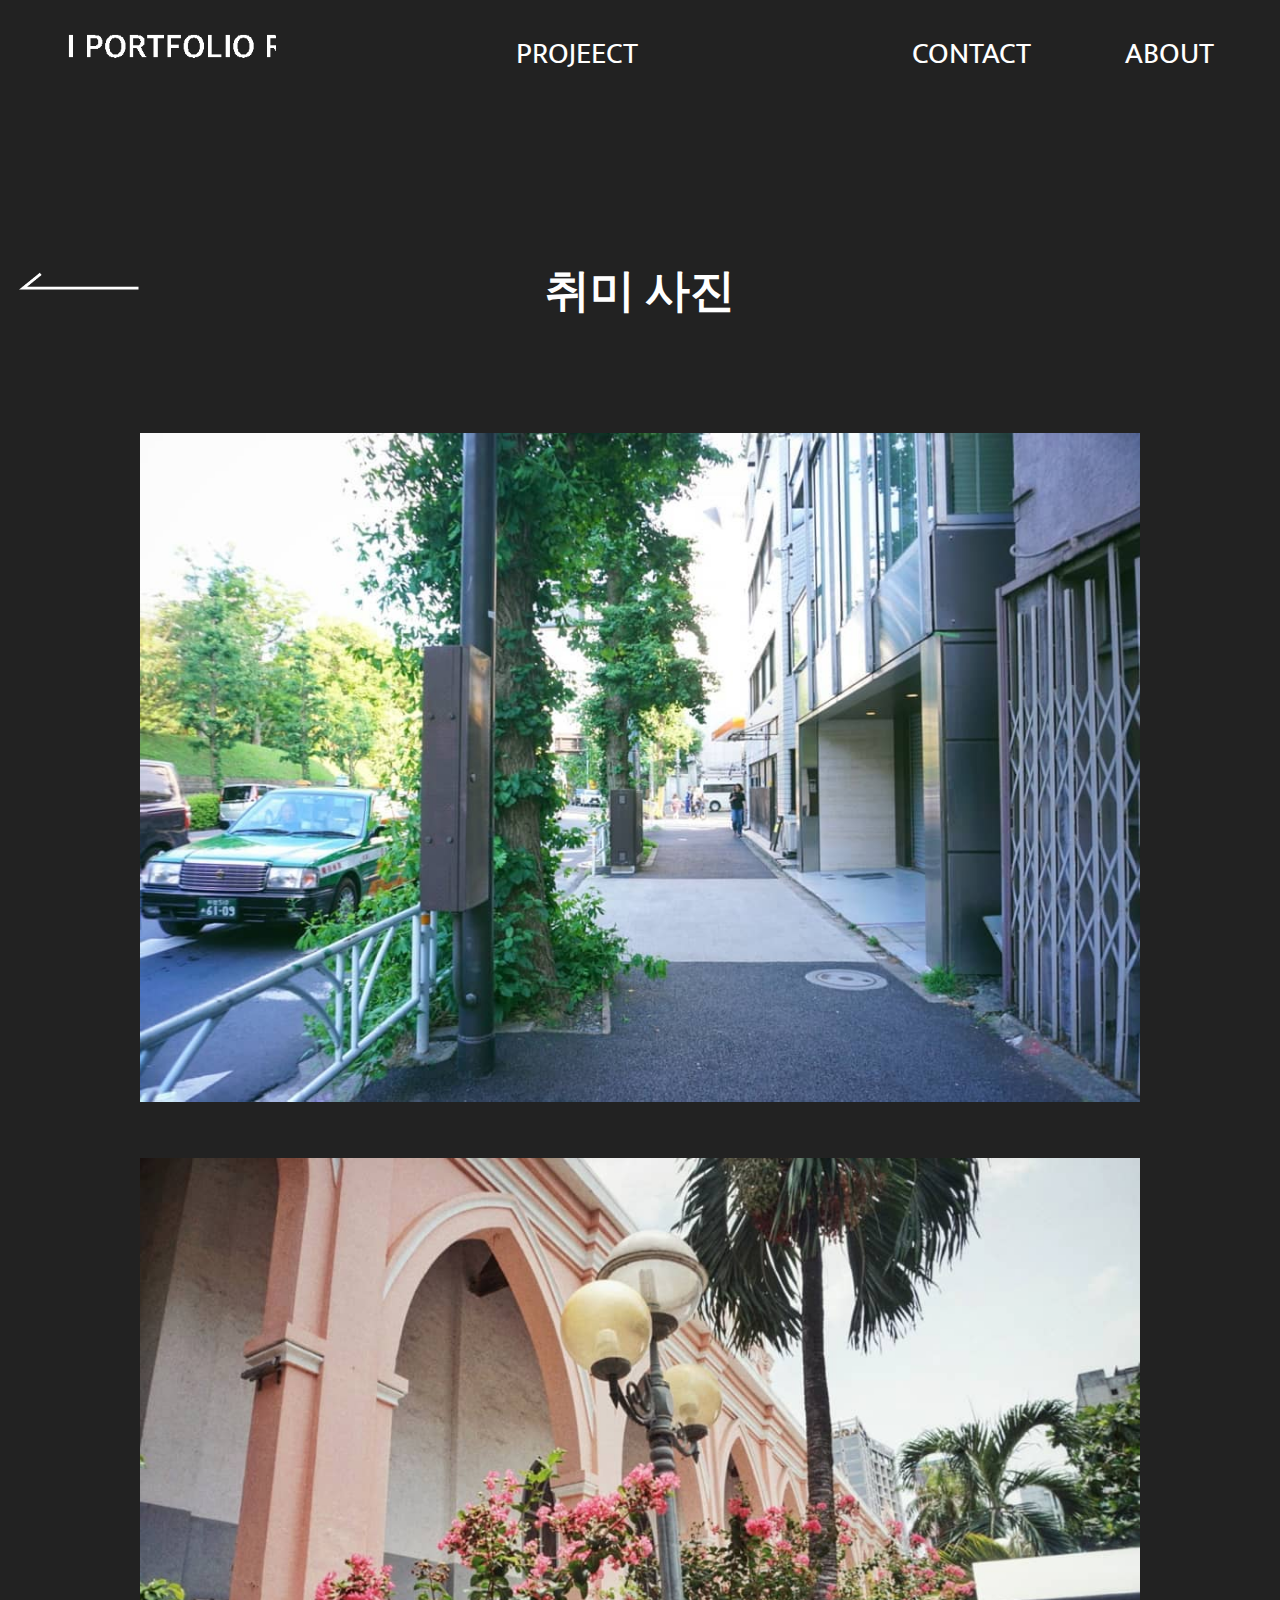
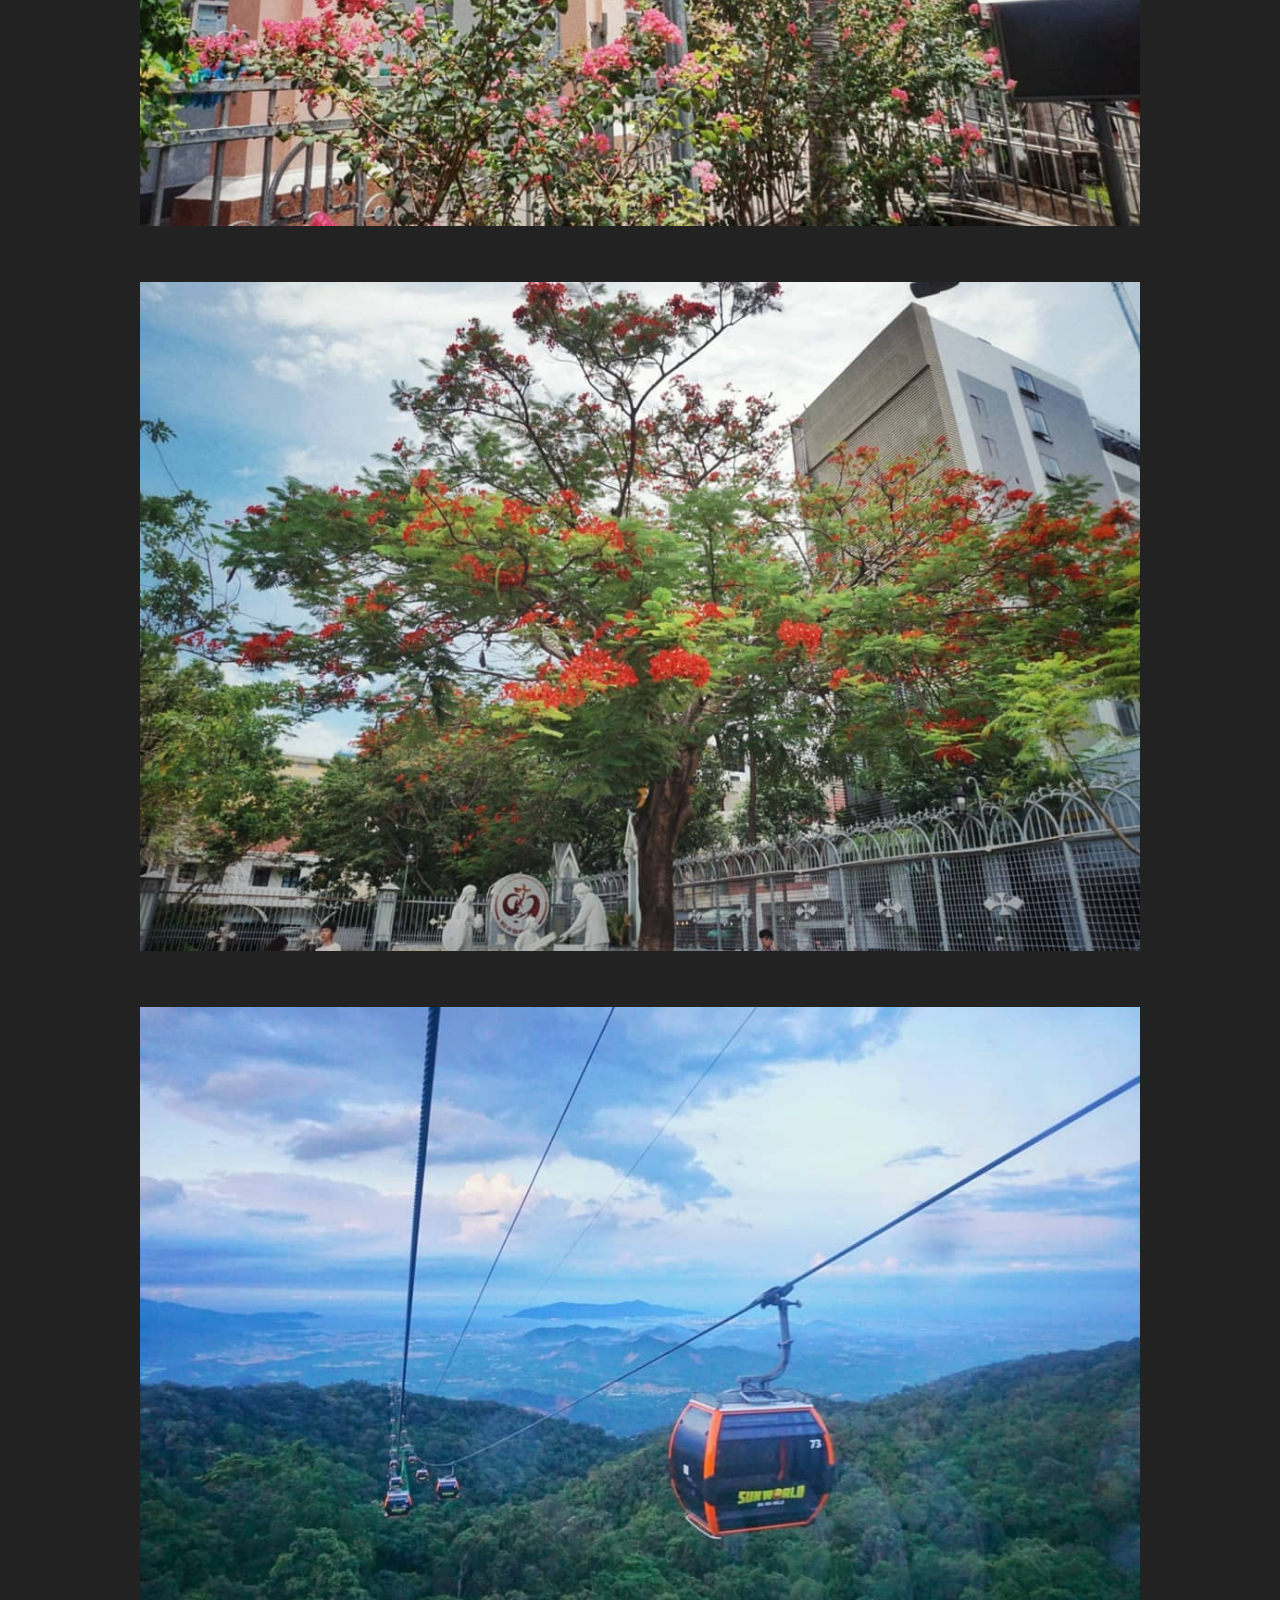
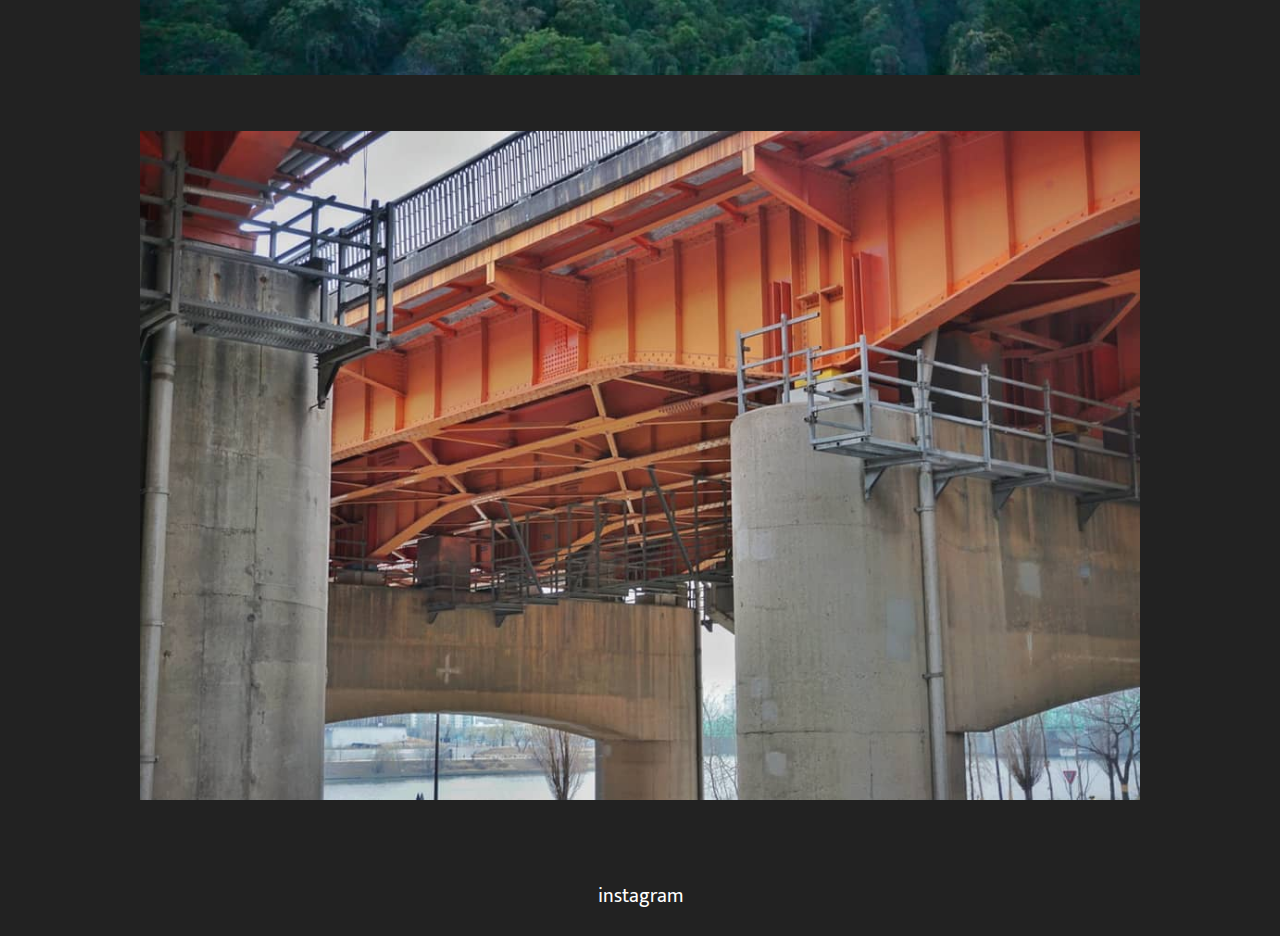
<file: html/project-list/page-project5.html>
<!DOCTYPE HTML>
<html>
<head>
  <meta charset="UTF-8">
  <title>리원 포트폴리오</title>
  <link rel="stylesheet" type="text/css" href="project.css" />
    <style type="text/css">

header {
  background: #222222;
}

body {
  padding-top: 200px;
  background: #222222;
  color: white;
}


/*하이퍼링크 색상*/
  a:link {text-decoration:none; color:white;}
  a:visited {text-decoration: none; color: white;}
  a:hover{text-decoration:none; color: #F75692;}

/*드래그시 색상*/
  ::selection{
    color: #F75692;
   }

/*mark*/
mark{
  color: #F75692;
  background-color: #222222;
}

  </style>
</head>
<body>

  <header>
    <span>
    <a href="../index.html"><img src="../logo.gif" width="210" height="70" alt="" class="ststic"></a>
</span>

  <nav>
    <span><a href="../page-project.html">PROJEECT</a></span>
    <span></span><span></span>
    <span><a href="../page-contact.html">CONTACT</a></span>
    <span><a href="../page-about.html">ABOUT</a></span>
  </nav>
</header>

<main>
  <a href="page-project4.html"><img id="left" src="../back.png"></a>
  <a href="page-project5.html"><img class="opacity" id="right" src="../next.png"></a>
    <center><h3>취미 사진</h3><br>
  <span><img class="size" src="../img/p1.jpeg" alt="" class="image"></span>
  <span>
  <img class="size" src="../img/p2.jpeg" alt="" class="image"></span>
  <span>
  <img class="size" src="../img/p3.jpeg" alt="" class="image"></span>
  <span>
  <img class="size" src="../img/p4.jpeg" alt="" class="image"></span>
  <span>
  <img class="size" src="../img/p5.jpeg" alt="" class="image"></span>
</center>

<div class="footer">
  <adress>
  <a href="https://www.instagram.com/0nriw/">instagram</a>
</adress>
</div>
</main>


</body>

</html>
</file>
<file: html/index.css>
/*page-project/contact/about의 스타일시트*/

@import url('https://fonts.googleapis.com/css2?family=Manrope:wght@200;300;400;500;600&display=swap');
@import url('https://fonts.googleapis.com/css2?family=Mukta:wght@200;300;400;500;600&display=swap');
/*상단 메뉴바*/

span{
  font-size: 30px;
  margin: 45px;
  z-index: 1;
  font-family: 'Mukta', sans-serif;
  font-weight:medium;
}

header {
  position: fixed;
  top: 0px;
  left: 5px;
  right: 5px;
  background: #191919;
  border-top:30px;
  height: 75px;
  padding: 1rem;
  color: white;
  display: flex;
  justify-content: space-between;
  align-items: center;
  z-index: 9999;
}
nav{
  background: #191919;
}

body {
padding-top: 65px;
background: #191919;
color: white;
font-family: 'Mukta', 'Noto Sans KR', sans-serif;
height: 100%;
overflow-x:hidden;
overflow-y:auto;
}

/*하이퍼링크 색상*/
a:link {text-decoration:none; color:white;}
a:visited {text-decoration: none; color: white;}
a:hover{text-decoration:none; color: #2405F2;}

/*드래그시 색상*/
::selection{
  color: #2405F2;
 }

/*본문*/
main{
padding-top: 100px;
padding-right:70px;
height: 100%;
}

 /***** Hover Effect(1) *****/
 .hoverEffect { float:left; position:relative; width: 700px; height:400px; margin-bottom:40px; overflow:hidden; }
 .hoverEffect .image { display:block; opacity:1; position:relative; transform:scale(1); transition:0.4s ease; }
 .hoverEffect:hover.image { transform:scale(1); filter: blur(3px); opacity:0.4; }
 .hoverEffect .txt {font-size:15px; top:20%; left:50%; text-align:left; line-height:30px; position:absolute; top:0; left:0; height:100%; width: 100%;
   background:rgba(195,193,149,0); opacity:0; overflow:hidden; transform:scale(1); transition:0.3s ease; }
 .hoverEffect:hover .txt { background:rgba(15,1,64,0.2); transform:scale(1); opacity:100%;}
 .hoverEffect .txt h3 { font-size:15px;left:50%; margin-left:30px; margin-top:30px;color:white;}
 .hoverEffect .txt p { font-size:15px; left:50%; margin-left:30px; margin-top:10px;color:white;}


/*필드*/
input, textarea {

    font: 1em sans-serif;
    width: 300px;
    -moz-box-sizing: border-box;
    box-sizing: border-box;
    border: 1px solid #000;
    background-color:#222222;
    color: white;
    text-align: center;
}

input:focus, textarea:focus {
   border-color: #2405F2;
}

table{
  float:right;
  text-align: left;
}
   /*입력폼-왼쪽 정렬,오른쪽 글 정렬*/
   #left{
     float: left;
     text-align:right;
     margin-left: 100px;
   }

  p{
    font-size: 30px;
    margin: 30px;
  }
  .small{
    font-size: 20px;
  }
   /*목록*/
   ul.mylist li, ol.mylist li {
       list-style: none;
       padding: 5px 0px 5px 5px;
       text-align:left;
       margin-bottom: 5px;
       border-bottom: 1px solid #efefef;
       font-size: 30px;
   }

   /*footer(인스타그램 주소)*/
   .footer{
   font-size: 20px;
   bottom:0;
   width:100%;
   height:70px;
   margin-bottm: 20px;
   float: center;
   text-align: center;
   }
</file>
<file: html/project-list/project.css>
@import url('https://fonts.googleapis.com/css2?family=Manrope:wght@200;300;400;500;600&display=swap');
@import url('https://fonts.googleapis.com/css2?family=Mukta:wght@200;300;400;500;600&display=swap');


p{
font-size: 25px;
margin: 30px;
z-index: 1;
font-family: 'Mukta', sans-serif;
font-weight: light;
}
h3{
font-size: 45px;
margin-bottom: 20px;
color:white;
text-align: center;
}
header {
position: fixed;
top: 0px;
left: 5px;
right: 5px;
border-top:30px;
height: 75px;
padding: 1rem;
color: white;
display: flex;
justify-content: space-between;
align-items: center;
}
span{
  font-size: 30px;
  margin: 45px;
  z-index: 1;
  font-family: 'Mukta', sans-serif;
  font-weight:medium;
}

/*back,next 아이콘 정렬*/
#right{
  float:right;
  max-width: 150px;
}
#left{
  float:left;
  max-width: 150px;
}
.opacity{
  opacity: 0;
}

.size{
width: auto; height: auto;
max-width: 1000px;
float: center;
margin-bottom: 20px;
}

body {
padding-top: 200px;
color: white;
font-family: 'Mukta', 'Noto Sans KR', sans-serif;
height: 100%;
overflow-x:hidden;
overflow-y:auto;
}

/*본문*/
main{
height: 100%;
line-height: 80px;
float:center;
}

/*footer(인스타그램 주소)*/
.footer{
font-size: 20px;
bottom:0;
width:100%;
height:70px;
margin-bottm: 20px;
float: center;
text-align: center;
}
</file>
